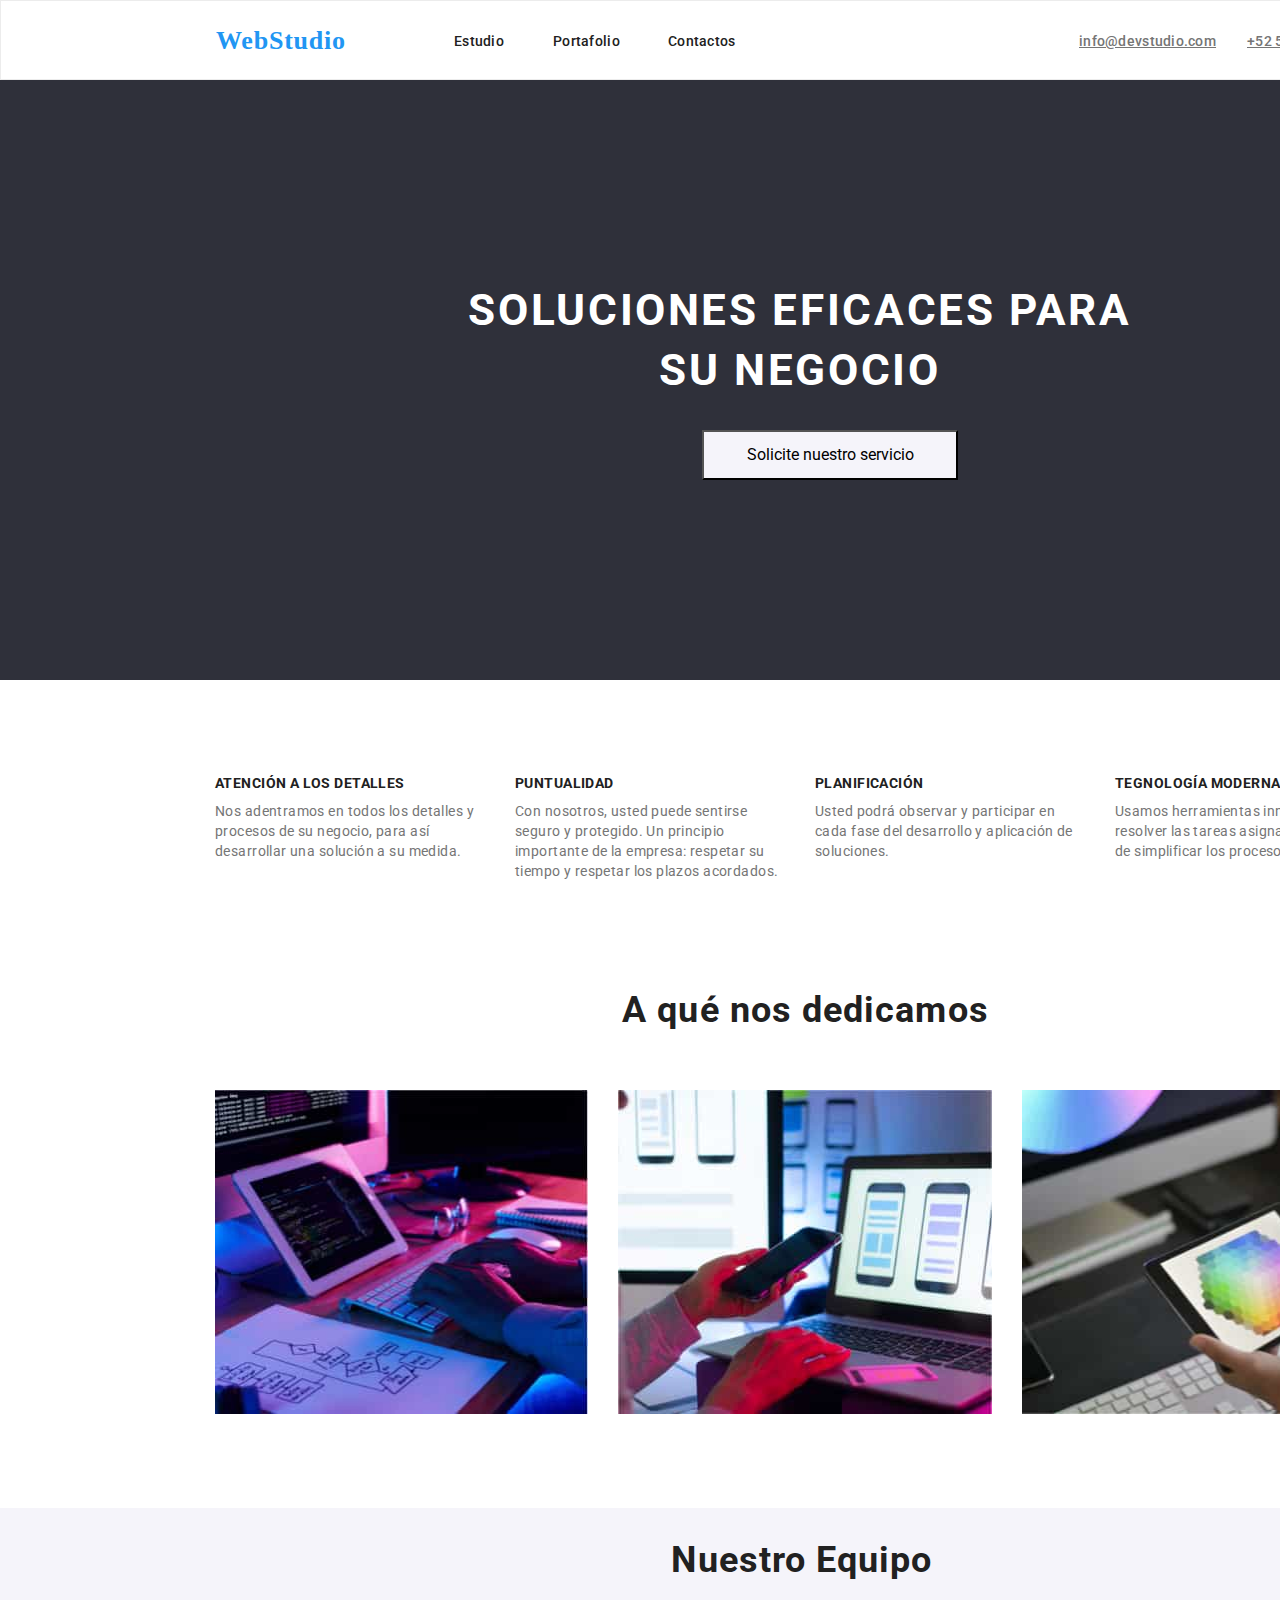
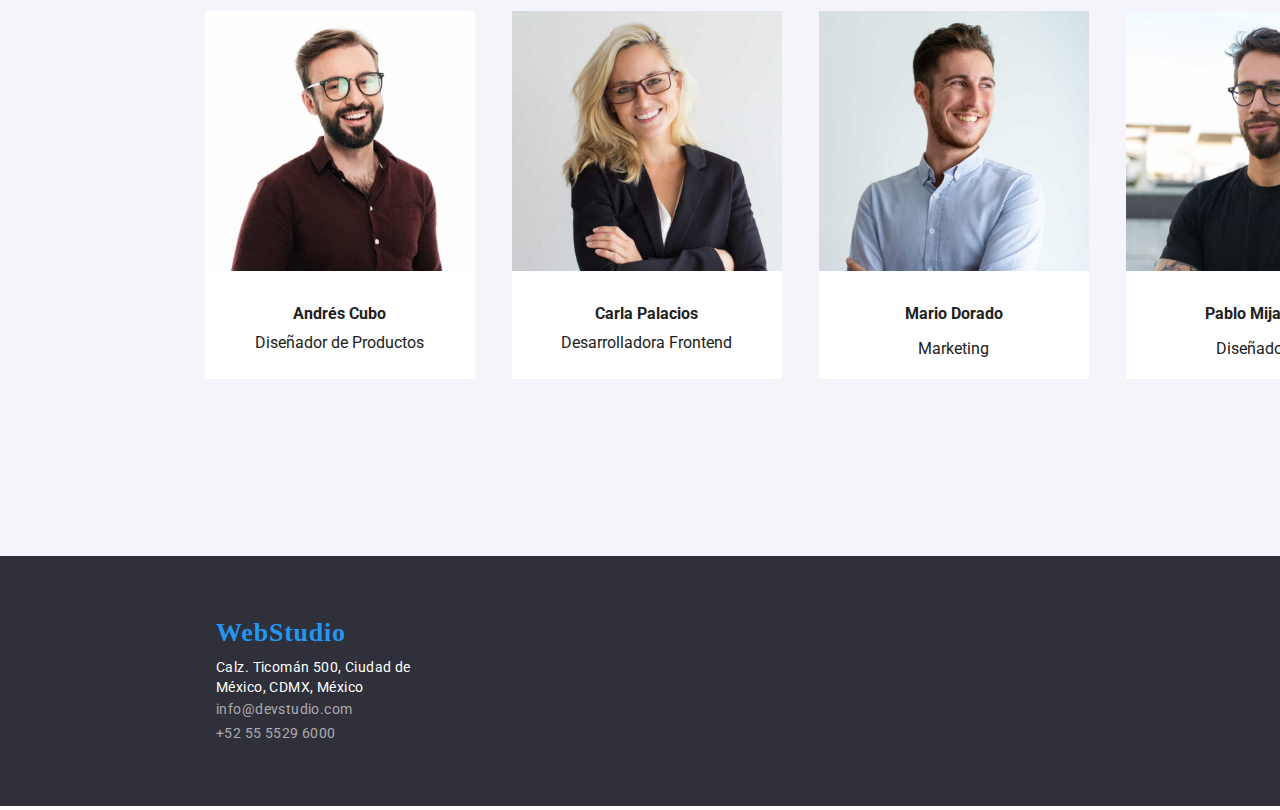
<file: index.html>
<!DOCTYPE html>
<html lang="en">
<head>
    <meta charset="UTF-8">
    <meta http-equiv="X-UA-Compatible" content="IE=edge">
    <meta name="viewport" content="width=device-width, initial-scale=1.0">
    <title>Studio</title>
    <link href="https://fonts.googleapis.com/css2?family=Roboto:wght@100;400;700&display=swap" rel="stylesheet">
    
    <link rel="stylesheet" href="https://cdnjs.cloudflare.com/ajax/libs/modern-normalize/1.0.0/modern-normalize.min.css"/>
    <link rel="stylesheet" href="./css/styles.css">
</head>

<body>
    <header>
        <nav class="controls">
            <a class="name_page" href="./index.html">WebStudio</a>
            <a href="Estudio" class="nav_estudio">Estudio</a>
            <a href="./portfolio.html" class="nav_portafolio">Portafolio</a>
            <a href="Contactos" class="nav_contactos">Contactos</a>
            <a class="mail" href="mailto: info@devstudio.com">info@devstudio.com</a><br>
            <a class="tel" href="tel: +52 55 5529 6000">+52 55 5529 6000</a>
        </nav>
    </header>
    <main>
        <div class="banner">
            <h1 class="message_1">SOLUCIONES EFICACES PARA SU NEGOCIO</h1>
            <button class="boton" type="buttonz">Solicite nuestro servicio</button>
        </div>
        <div class="services-descrip">
                <div class="services-descrip_1">
                    <h3 class="tittle_descript_1">ATENCIÓN A LOS DETALLES</h3>
                    <p class="descript_1">Nos adentramos en todos los detalles y procesos de su negocio, para así desarrollar una solución a su medida.</p>
                </div>
                <div class="services-descrip_2">
                    <h3 class="tittle_descript_2">PUNTUALIDAD</h3>
                    <p class="descript_2">Con nosotros, usted puede sentirse seguro y protegido. Un principio importante de la empresa: respetar su<br> tiempo y respetar los plazos acordados.</p>
                </div>
                <div class="services-descrip_3">
                    <h3 class="tittle_descript_3">PLANIFICACIÓN</h3>
                    <p class="descript_3">Usted podrá observar y participar en cada fase del desarrollo y aplicación de soluciones.</p>
                </div>
                <div class="services-descrip_4">
                    <h3 class="tittle_descript_4">TEGNOLOGÍA MODERNA</h3>
                    <p class="descript_4">Usamos herramientas innovadoras para resolver las tareas asignadas. Es hora de simplificar los procesos laborales.</p>
                </div>
        </div>
        <div>
            <h2 class="dedicate">A qué nos dedicamos</h2>
            <div class="images_what">
                <img src="./images/imagen_1_.jpg" alt="imagen_1_" width="373.16px" height="323.7px">
                <img src="./images/imagen_2_.jpg" alt="imagen_2_" width="373.16px" height="323.7px">
                <img src="./images/imagen_3_.jpg" alt="imagen_3_" width="373.16px" height="323.7px">
            </div>
        </div>
        <div class="team">
            <h2>Nuestro Equipo</h2>
            <div class="team_flex">
                <div class="team_1">
                    <img src="./images/person_1_.jpg" alt="andres" width="270px" height="260px">
                    <figcaption class="team_1_name"><strong>Andrés Cubo</strong><br><p class="pteam_1">Diseñador de Productos</p></figcaption>
                </div>
                <div class="team_2">
                    <img src="./images/person_2_.jpg" alt="carla" width="270px" height="260px">
                    <figcaption class="team_2_name"><strong>Carla Palacios</strong><br><p class="pteam_2">Desarrolladora Frontend</p></figcaption>
                </div>
                <div class="team_3">
                    <img src="./images/person_3_.jpg" alt="mario" width="270px" height="260px">
                    <figcaption class="team_3_name"><strong>Mario Dorado</strong><br><p>Marketing</p></figcaption>
                </div>
                <div class="team_4">
                    <img src="./images/person_4_.jpg" alt="pablo" width="270px" height="260px">
                    <figcaption class="team_4_name"><strong>Pablo Mijangos</strong><br><p>Diseñador IU</p></figcaption>
                </div>
            </div>
        </div>
    </main>
    <footer class="constac_footer">
        <div class="name_page_footer">
            <a href="./index.html">WebStudio</a>
        </div>
        <address>
            <p>Calz. Ticomán 500, Ciudad de México, CDMX, México</p>
            <a href="mailto: info@devstudio.com">info@devstudio.com</a><br>
            <a href="tel: +52 55 5529 6000">+52 55 5529 6000</a>
        </address>
    </footer>
</body>
</html>
</file>
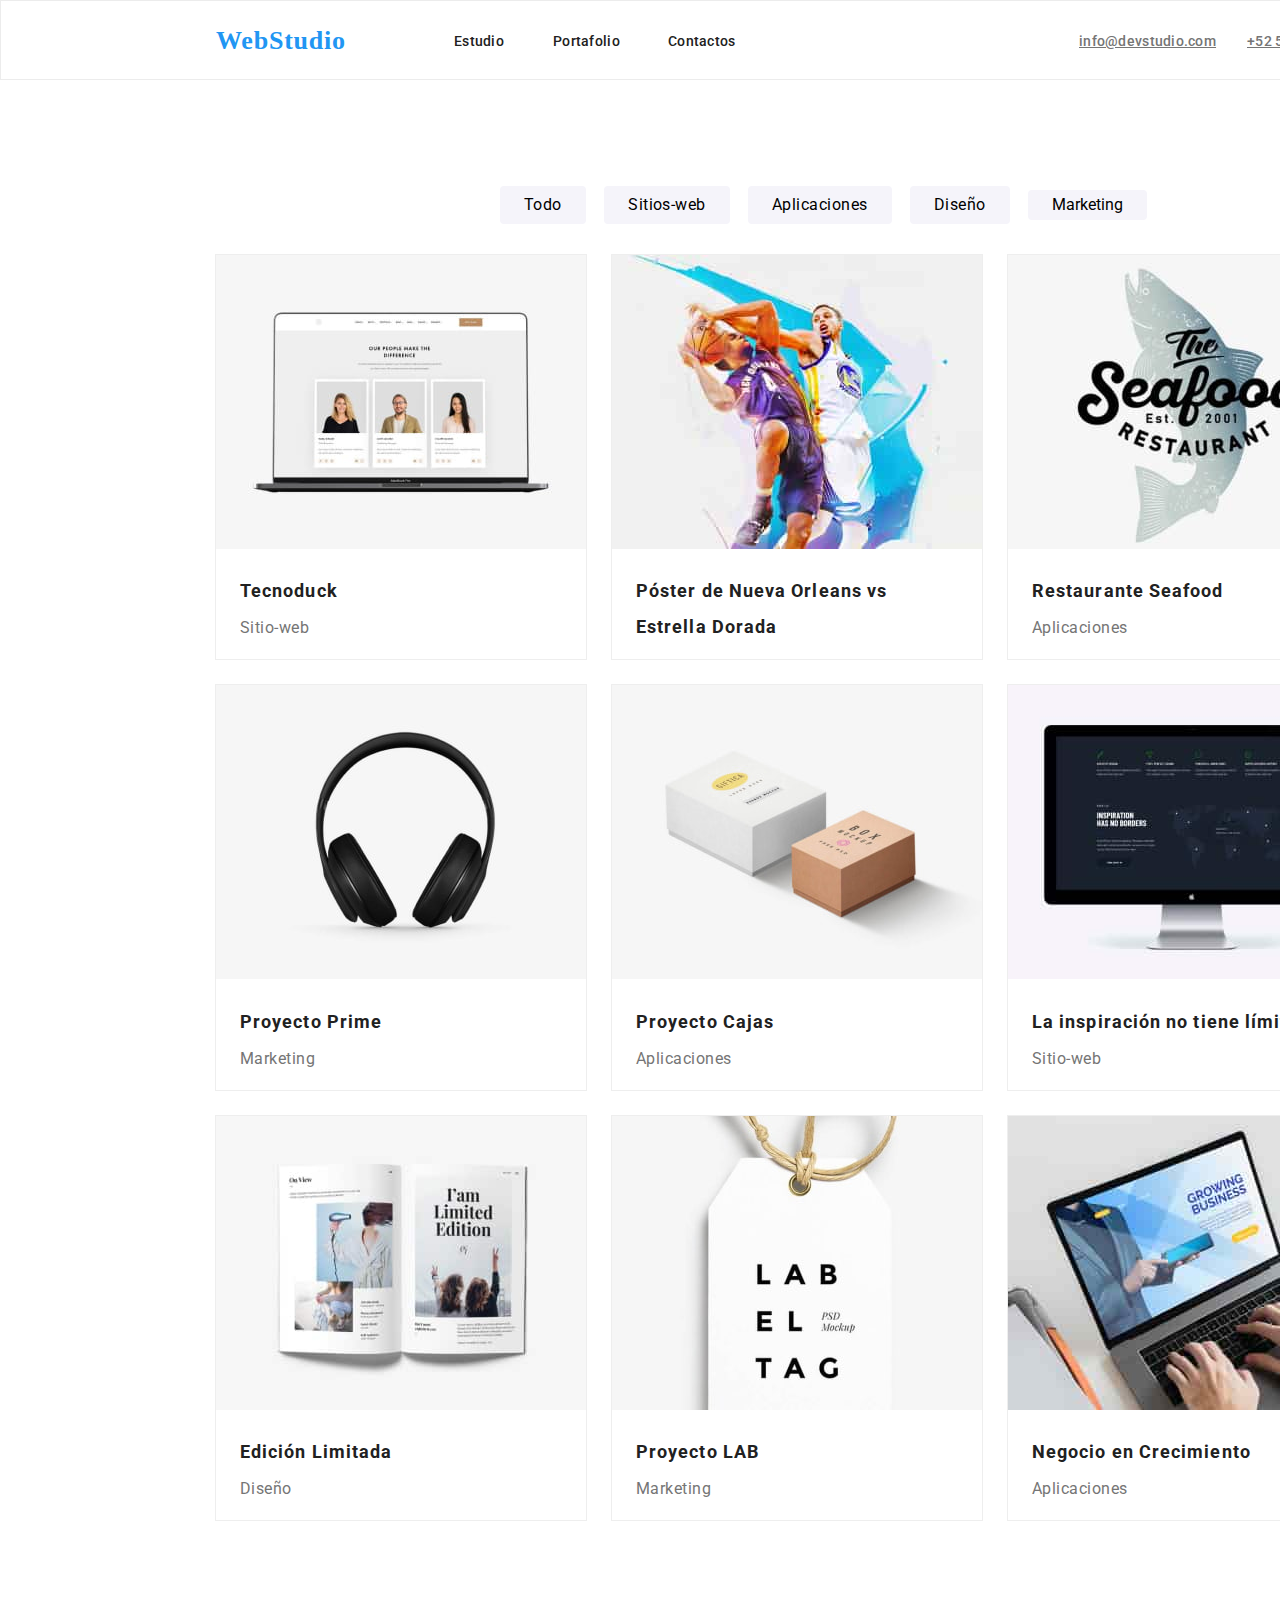
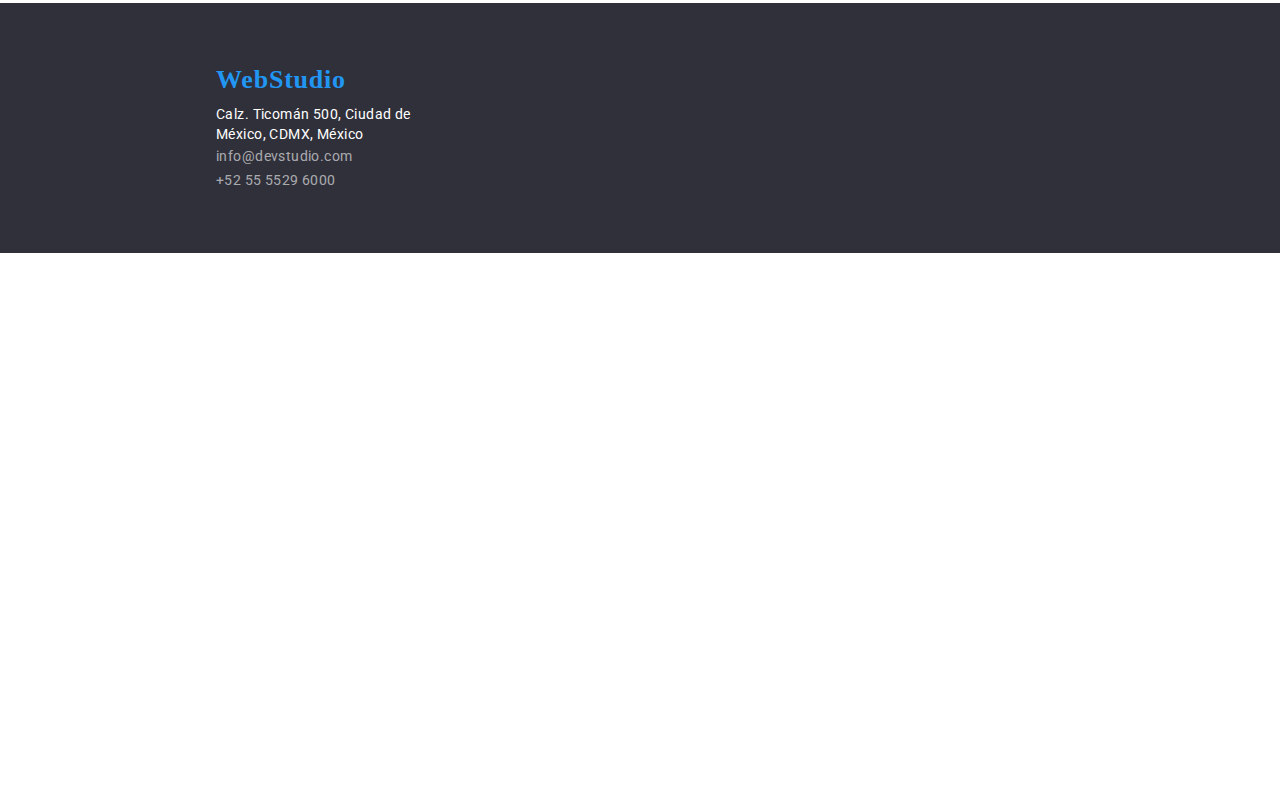
<file: portfolio.html>
<!DOCTYPE html>
<html lang="en">
<head>
    <meta charset="UTF-8">
    <meta http-equiv="X-UA-Compatible" content="IE=edge">
    <meta name="viewport" content="width=device-width, initial-scale=1.0">
    <title>Portafolio</title>
    <link href="https://fonts.googleapis.com/css2?family=Roboto:wght@100;400;700&display=swap" rel="stylesheet">
    
    <link rel="stylesheet" href="https://cdnjs.cloudflare.com/ajax/libs/modern-normalize/1.0.0/modern-normalize.min.css"/>
    <link rel="stylesheet" href="./css/styles.css">
</head>
<body>
    <header>
        <nav class="controls">
            <a class="name_page" href="./index.html">WebStudio</a>
            <a href="Estudio" class="nav_estudio">Estudio</a>
            <a href="./portfolio.html" class="nav_portafolio">Portafolio</a>
            <a href="Contactos" class="nav_contactos">Contactos</a>
            <a class="mail" href="mailto: info@devstudio.com">info@devstudio.com</a><br>
            <a class="tel" href="tel: +52 55 5529 6000">+52 55 5529 6000</a>
        </nav>
    </header>
    <main>
        <ul class="boton_portafolio">
            <li class="boton_item"><a href="" class="link">Todo</a></li>
            <li class="boton_item"><a href="" class="link">Sitios-web</a></li>
            <li class="boton_item"><a href="" class="link">Aplicaciones</a></li>
            <li class="boton_item"><a href="" class="link">Diseño</a></li>
            <li class="boton_item"><a href="" class="link">Marketing</a></li>
        </ul>
        <div class="categories">
            <ul class="categorias_set">
                <li class="cat_item">
                    <a href="" target="_blank">
                        <img src="./images/Tecnoduck.jpg" alt="Tecnoduck" width=" 370px" height="294px">
                        <figcaption>Tecnoduck</figcaption><p>Sitio-web</p>
                    </a>
                </li>
                <li class="cat_item">
                    <a href="" target="_blank">
                        <img src="./images/Póster de Nueva Orleans vs Estrella Dorada.jpg" alt="Póster de Nueva Orleans vs Estrella Dorada" width=" 370px" height="294px">
                        <figcaption class="cat_2_name">Póster de Nueva Orleans vs <br> Estrella Dorada</figcaption>
                    </a>
                </li>
                <li class="cat_item">
                    <a href="" target="_blank">
                        <img src="./images/Restaurante Seafood.jpg" alt="Restaurante Seafood" width=" 370px" height="294px">
                        <figcaption class="cat_3_name">Restaurante Seafood</figcaption><p class="pcat_3">Aplicaciones</p>
                    </a>
                </li>
                <li class="cat_item">
                    <a href="">
                        <img src="./images/Proyecto Prime.jpg" alt="Proyecto Prime" width=" 370px" height="294px">
                        <figcaption class="cat_4_name">Proyecto Prime</figcaption><p class="pcat_4">Marketing</p>
                    </a>
                </li>
                <li class="cat_item">
                    <a href="">
                        <img src="./images/Proyecto Cajas.jpg" alt="Proyecto Cajas" width=" 370px" height="294px">
                        <figcaption class="cat_5_name">Proyecto Cajas</figcaption><p class="pcat_5">Aplicaciones</p>
                    </a>
                </li>
                <li class="cat_item">
                    <a href="">
                        <img src="./images/La inspiración no tiene límites.jpg" alt="La inspiración no tiene límites" width=" 370px" height="294px">
                        <figcaption class="cat_6_name">La inspiración no tiene límites</figcaption><p class="pcat_6">Sitio-web</p>
                    </a>
                </li>
                <li class="cat_item">
                    <a href="">
                        <img src="./images/Edición Limitada.jpg" alt="Edición Limitada" width=" 370px" height="294px">
                        <figcaption class="cat_7_name">Edición Limitada</figcaption><p class="pcat_7">Diseño</p>
                    </a>
                </li>
                <li class="cat_item">
                    <a href="">
                        <img src="./images/Proyecto LAB.jpg" alt="Proyecto LAB" width=" 370px" height="294px">
                        <figcaption class="cat_8_name">Proyecto LAB</figcaption><p class="pcat_8">Marketing</p>
                    </a>
                </li>
                <li class="cat_item">
                    <a href="">
                        <img src="./images/Negocio en Crecimiento.jpg" alt="Negocio en Crecimiento" width=" 370px" height="294px">
                        <figcaption class="cat_9_name">Negocio en Crecimiento</figcaption><p class="pcat_9">Aplicaciones</p>
                    </a>
                </li>
            </ul>
        </div>
    </main>
    <footer class="constac_footer">
        <div class="name_page_footer">
            <a href="./index.html" >WebStudio</a>
        </div>
        <address>
            <p>Calz. Ticomán 500, Ciudad de México, CDMX, México</p>
            <a href="mailto: info@devstudio.com">info@devstudio.com</a><br>
            <a href="tel: +52 55 5529 6000">+52 55 5529 6000</a>
        </address>
    </footer>
</body>
</html>
</file>
<file: css/styles.css>
*;
*::before,
*::after{
    box-sizing: border-box;
}

:root{
    --brand--color: #2196F3;
    --font--color: #212121;
    --banner--color: #2F303A;
    --contac--color: #757575;
    --botones--color: #F5F4FA;
}
body {
    font-family: 'Roboto', sans-serif;
    background-color: #FFFFFF;
    width: 1600px;
    height: 2410px;
    margin: 0 auto;
    color: var(--font--color);
}
header{
    border: 1px solid #ECECEC;
    width: 1600px;
    height: 80px;
}
h2{
    font-family: 'Roboto';
    font-style: normal;
    font-weight: 700;
    font-size: 36px;
    line-height: 42px;
    text-align: center;
    letter-spacing: 0.03em;
    
    color: var(--font--color);
}
h3{
    font-family: 'Roboto';
    font-style: normal;
    font-weight: 700;
    font-size: 14px;
    line-height: 16px;
    letter-spacing: 0.03em;
    text-transform: uppercase;
    
    color: var(--font--color);
}
address{
    width: 231px;
    height: 84px;

    font-family: 'Roboto';
    font-style: normal;
    font-weight: 400;
    font-size: 14px;
    line-height: 24px;
    
    letter-spacing: 0.03em;
    
    color: #FFFFFF;

    margin-top: 9px;
    margin-left: 215px;
}
.controls {
    display: flex;

    font-family: 'Roboto';
    font-style: normal;
    font-weight: 500;
    font-size: 14px;
    line-height: 16px;
    letter-spacing: 0.02em;
}

.name_page{
    text-decoration: none;
    width: 145px;
    height: 31px;
    margin-left: 215px;
    margin-top: 24px;

    font-family: 'Raleway';
    font-style: normal;
    font-weight: 700;
    font-size: 26px;
    line-height: 31px;
    text-align: right;
    letter-spacing: 0.03em;

    display: flex;
    color: var(--brand--color);
}   
.nav_estudio{
    text-decoration: none;
    width: 49px;
    height: 16px;
    margin-left: 93px;
    margin-top: 32px;

    color: var(--font--color);
}.nav_estudio:hover {
    color: var(--brand--color);
}
.nav_portafolio{
    text-decoration: none;
    width: 65px;
    height: 16px;
    margin-top: 32px;
    margin-left: 50px;

    color: var(--font--color);
}.nav_portafolio:hover{
    color: var(--brand--color);
}
.nav_contactos{
    text-decoration: none;
    width: 67px;
    height: 16px;
    margin-left: 50px;
    margin-top: 32px;

    color: var(--font--color);
}.nav_contactos:hover{
    color: var(--brand--color)
}
.mail{
    width: 118px;
    height: 16px;
    margin-left: 344px;
    margin-top: 32px;

    color: var(--contac--color);
}.nav_contactos:hover{
    color: var(--brand--color)
}.mail:hover{
    color: var(--brand--color);
}
.tel{
    width: 118px;
    height: 16px;
    margin-left: 50px;
    margin-top: 32px;

    color: var(--contac--color);
}.tel:hover{
    color: var(--brand--color);
}


/* banner y boton */
.banner{
    display: flex;
    background: var(--banner--color);
    
    width: 1600px;
    height: 600px;

    padding-left: 452;
    padding-top: 280;
}
.message_1{
    color: #FFFFFF;
    
    font-family: 'Roboto';
    font-style: normal;
    font-weight: 900px;
    font-size: 44px;
    line-height: 60px;

    height: 120px;
    width: 696px;

    margin-top: 200px;
    margin-left: 452px;

    text-align: center;
    letter-spacing: 0.06em;
    text-transform: uppercase;
}
/* cambio de color */
.banner .boton:hover{
    background-color: var(--brand--color);
    color: #FFFFFF;
}
.boton {
    background-color: var(--botones--color);
    /* color: #FFFFFF; */
    margin-top: 350px;
    margin-left: -446px;

    height: 50px;
    width: 256px;

}
.services-descrip{
    display: inline-flex;

    height: 120px;
    width: 1170px;

    margin-top: 95px;
    margin-left: 215px;
}
.services-descrip_1{
    height: 122px;
    width: 270px;
}
.tittle_descript_1{
    margin: 0px 0px;
}
.descript_1{
    font-weight: 400;
    font-size: 14px;
    line-height: 20px;
    
    margin-top: 10px;
    letter-spacing: 0.03em;
    
    color: var(--contac--color);
}
.services-descrip_2{
    height: 122px;
    width: 270px;

    margin-left: 30px;
}
.tittle_descript_2{
    margin: 0px 0px;
}
.descript_2{
    font-weight: 400;
    font-size: 14px;
    line-height: 20px;
    
    margin-top: 10px;

    letter-spacing: 0.03em;
    
    color: var(--contac--color);
}
.services-descrip_3{
    height: 122px;
    width: 270px;
    margin-left: 30px;
}
.tittle_descript_3{
    margin: 0px 0px;
}
.descript_3{
    font-weight: 400;
    font-size: 14px;
    line-height: 20px;

    margin-top: 10px;

    letter-spacing: 0.03em;
    
    color: var(--contac--color);
}
.services-descrip_4{
    height: 122px;
    width: 270px;
    
    margin-left: 30px;
}
.tittle_descript_4{
    margin: 0px 0px;
}
.descript_4{
    font-weight: 400;
    font-size: 14px;
    line-height: 20px;

    margin-top: 10px;

    letter-spacing: 0.03em;
    
    color: var(--contac--color);
}
.dedicate{
    color: #212121;
    margin-left: 619.43px;
    margin-top: 94px;
    width: 372.15px;
    height: 46.24px;


}
.images_what{
    display: flex;
    justify-content: space-between;

    width: 1180px;
    margin-left: 215px;
    margin-top: 55.05px;
}

.team{
    border: 1px solid var(--botones--color);
    text-align: center;

    margin-top: 94px;
    width: 1600px;
    height: 648px;
    background-color: var(--botones--color);
}
.team > h2 {
    margin-left: 669px;
    width: 264px;
    height: 42px;
}
.team_flex{
    display: inline-flex;
    justify-content: space-between;
    width: 1191px;
    height: 368px;
}

.team_1{
    background-color: #FFFFFF;

    width: 270px;
    height: 368px;    
}
.team_1_name{
    margin-top: 30px;
}
.pteam_1{
    margin-top: 10px;
}
.team_2{
    margin-left: 37px;
    background-color: #FFFFFF;

    width: 270px;
    height: 368px;    
}
.team_2_name{
    margin-top: 30px;
}
.pteam_2{
    margin-top: 10px;
}

.team_3{
    margin-left: 37px;
    background-color: #FFFFFF;

    width: 270px;
    height: 368px;    
}
.team_3_name{
    margin-top: 30px;
}
.pteam_3{
    margin-top: 10px;
}
.team_4{

    margin-left: 37px;
    background-color: #FFFFFF;

    width: 270px;
    height: 368px;    
}
.team_4_name{
    margin-top: 30px;
}
.pteam_4{
    margin-top: 10px;
}

.constac_footer{
    display: block;
    border: 1px solid var(--banner--color);
    width: 1600px;
    height: 250px;

    background-color: var(--banner--color);
}
.name_page_footer{   
    width: 145px;
    height: 31px;
    margin-top: 60px;
    margin-left: 215px;
}
.name_page_footer > a {
    text-decoration: none;
    font-family: 'Raleway';
    font-style: normal;
    font-weight: 700;
    font-size: 26px;
    line-height: 31px;
    
    letter-spacing: 0.03em;
    
    color: var(--brand--color);
}
address > p{
    margin: 0px 0px;

    font-weight: 400;
    font-size: 14px;
    line-height: 20px;
    
    letter-spacing: 0.03em;
    
    color: #FFFFFF;
}
address > a{
    text-decoration: none;
    margin: 0px 0px;
    
    letter-spacing: 0.03em;
    
    color: rgba(255, 255, 255, 0.6);
}

/* -------------- styles PORTAFOLIO ---------------------*/


.boton_portafolio{
    /* border: 1px solid crimson; */
    
    justify-content: space-between;
    align-items: baseline;
    display: flex;
    list-style: none;
    
    
    height: 38px;
    width: 687px;
    
    margin-left: 460px;
    margin-top: 106px; 
}
.boton_portafolio > .boton_item:not(:last-child){
    font-size: 16px;
    line-height: 26px;
    
    text-align: center;
    letter-spacing: 0.03em;
}
.boton_portafolio .link{
    display: flex;
    padding: 6px 24px;
    
    border-radius: 4px;
    text-decoration: none;
    color: black;
    background-color: var(--botones--color);
}
.boton_portafolio .link:hover{
    text-decoration: none;
    background-color: var(--brand--color);
    color: #FFFFFF;
}
.categories{
    /* border: 1px solid crimson; */
    max-width: 1182px;
    max-height: 1330px;
    margin-top: 20px;
    margin-left: 215px;
    margin-bottom: 82px;
}
.categorias_set{
    list-style: none;
    text-decoration: none;
    display: flex;
    flex-wrap: wrap;
    align-content: stretch;

    padding: 0px;
    margin: 30px 0px;
    /* justify-content: space-between; */

    gap: 24px;
}
.cat_item{
    background-color: #FFFFFF;
    text-decoration: none;
    border: 1px solid #EEEEEE;
    /* box-shadow: #2196F3; */
}
.cat_item > a > figcaption{
    margin-top: 20px;
    margin-left: 24px;
    padding: 0px;

    font-weight: 700;
    font-size: 18px;
    line-height: 36px;

    letter-spacing: 0.06em;

    color: #212121;
}
.cat_item > a > p {
    margin-top: 4px;
    margin-left: 24px;
    padding: 0px;

    font-weight: 400;
    font-size: 16px;
    line-height: 30px;

    letter-spacing: 0.03em;
    
    color: #757575;
}
.categorias_set .cat_item:hover {
    text-decoration: none;
    box-shadow: 0px 1px 1px rgba(0, 0, 0, 0.12), 0px 4px 4px rgba(0, 0, 0, 0.06), 1px 4px 6px rgba(0, 0, 0, 0.16);
    color: #FFFFFF;
}
.categorias_set .cat_item > a {
    text-decoration: none;
}                                                                                                                     
</file>
